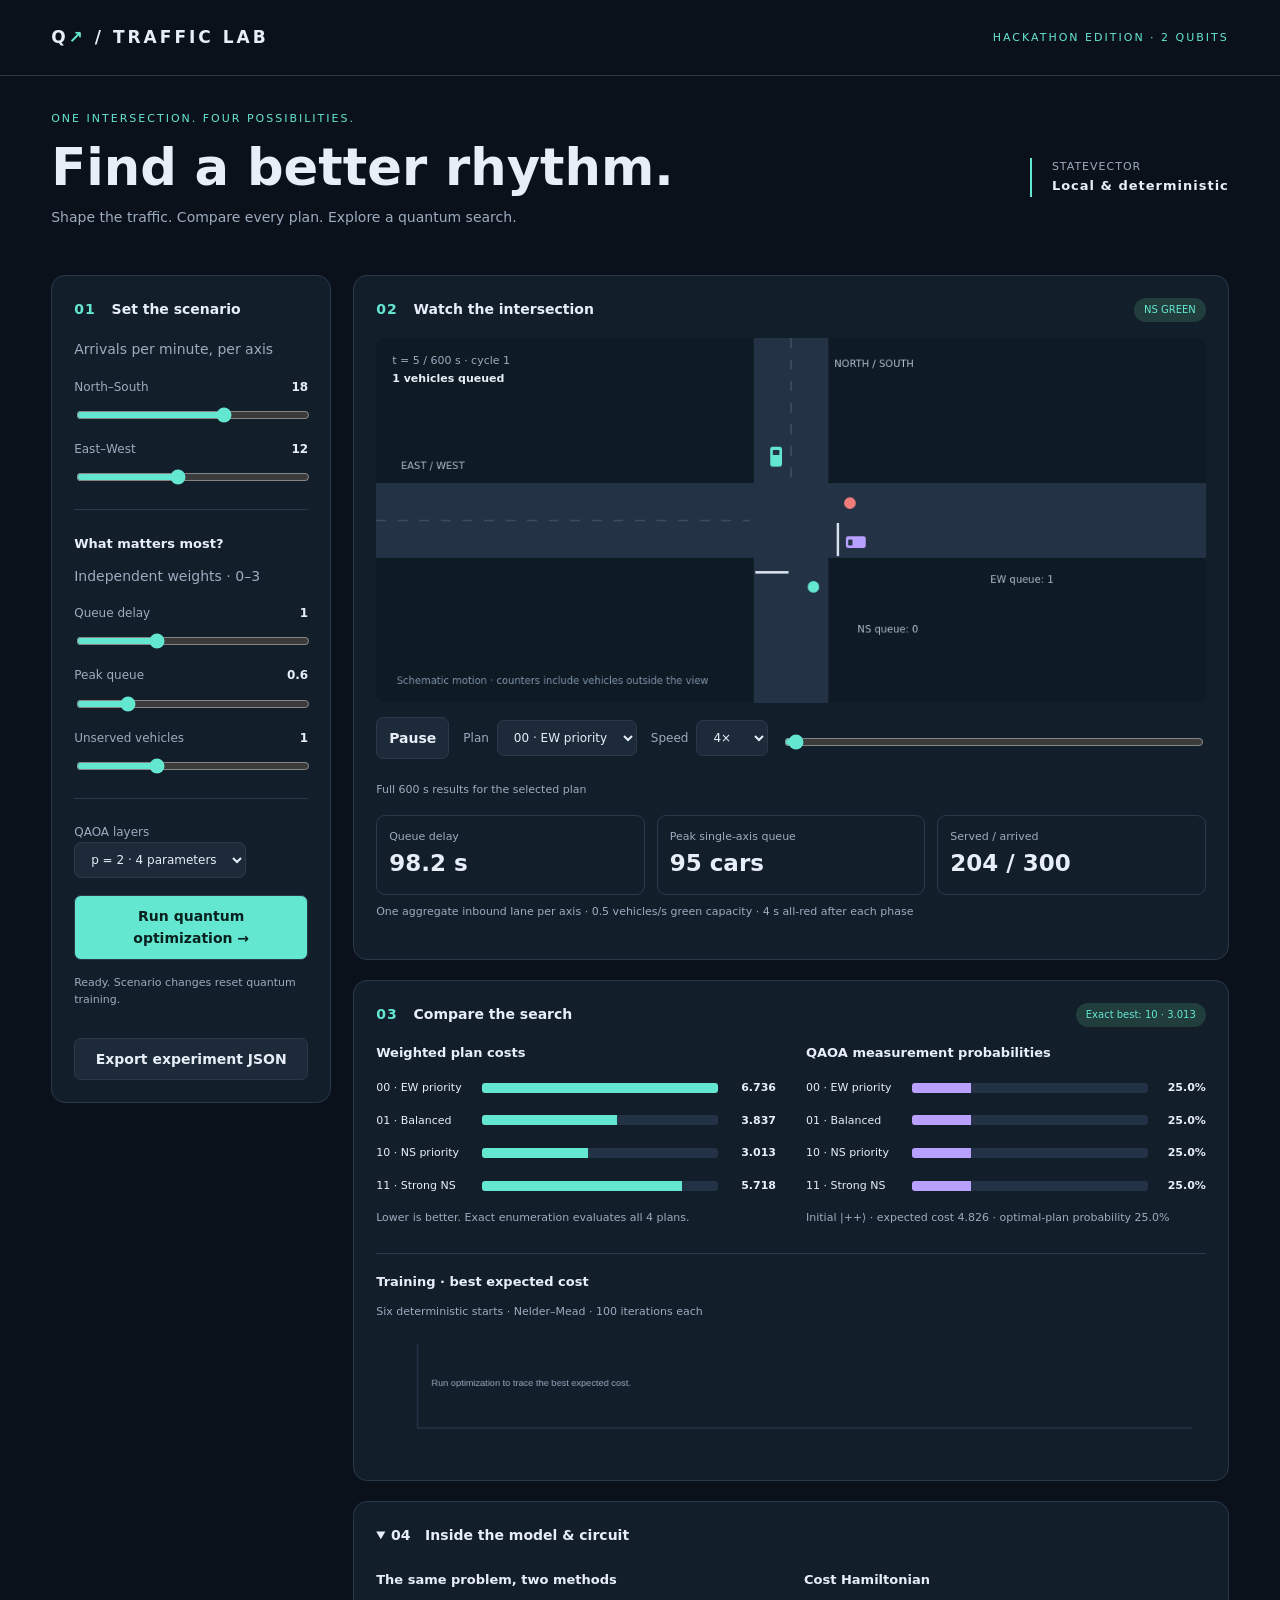
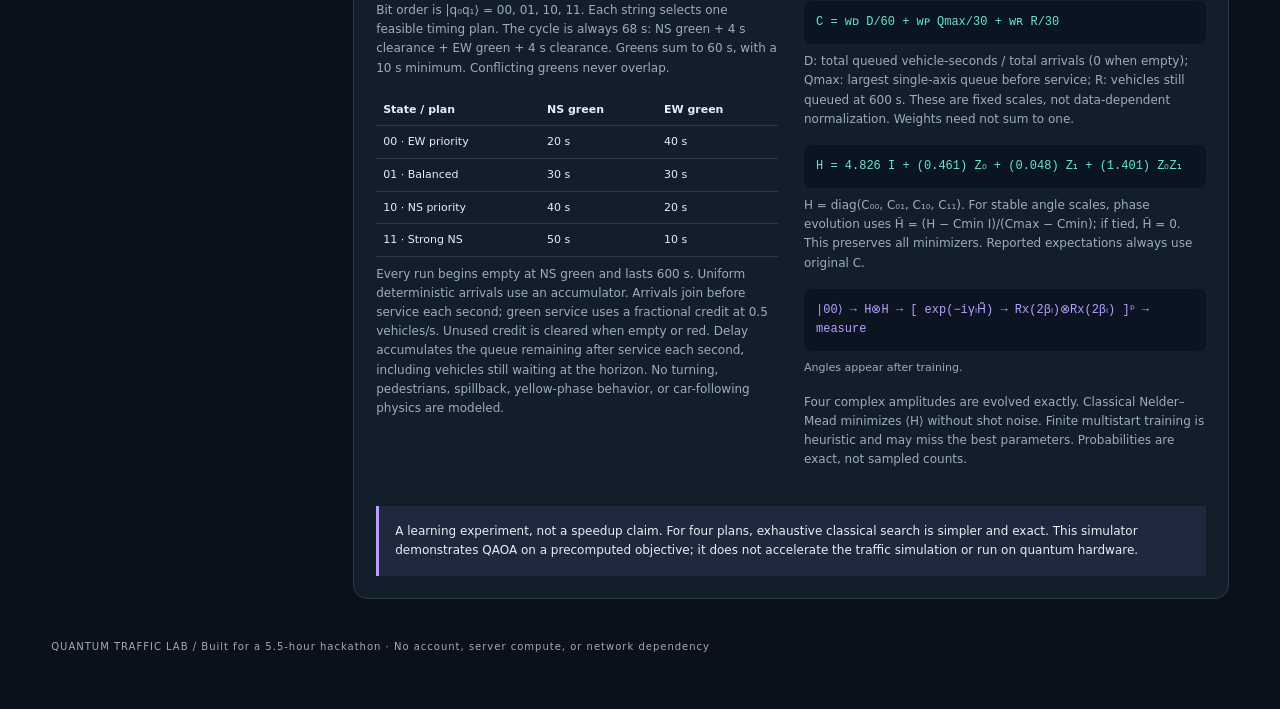
<file: quantum-traffic-lab/index.html>
<!doctype html><html lang="en"><meta charset="utf-8"><meta name="viewport" content="width=device-width,initial-scale=1"><title>Quantum Traffic Lab</title><link rel="stylesheet" href="style.css">
<body><header><div class="brand">Q<span>↗</span> / TRAFFIC LAB</div><span class="tag">HACKATHON EDITION · 2 QUBITS</span></header>
<main><section class="intro"><div><div class="eyebrow">ONE INTERSECTION. FOUR POSSIBILITIES.</div><h1>Find a better rhythm.</h1><p>Shape the traffic. Compare every plan. Explore a quantum search.</p></div><div class="badge">STATEVECTOR<br><strong>Local & deterministic</strong></div></section>
<div class="layout"><aside class="panel"><h2>01 <span>Set the scenario</span></h2><p>Arrivals per minute, per axis</p><label>North–South <output id="nsOut"></output><input id="ns" type="range" min="0" max="28" value="18"></label><label>East–West <output id="ewOut"></output><input id="ew" type="range" min="0" max="28" value="12"></label><hr><h3>What matters most?</h3><p>Independent weights · 0–3</p><label>Queue delay <output id="delayOut"></output><input id="delay" type="range" min="0" max="3" step="0.1" value="1"></label><label>Peak queue <output id="peakOut"></output><input id="peak" type="range" min="0" max="3" step="0.1" value="0.6"></label><label>Unserved vehicles <output id="residualOut"></output><input id="residual" type="range" min="0" max="3" step="0.1" value="1"></label><hr><label>QAOA layers <select id="depth"><option value="1">p = 1 · 2 parameters</option><option value="2" selected>p = 2 · 4 parameters</option></select></label><button id="train">Run quantum optimization →</button><p id="status" role="status" aria-live="polite">Ready. The classical optimum is already known.</p><button id="export" class="secondary">Export experiment JSON</button></aside>
<section class="workspace"><div class="panel trafficPanel"><div class="panelTop"><h2>02 <span>Watch the intersection</span></h2><span id="phase" class="pill"></span></div><div class="canvasWrap"><canvas id="traffic" width="1000" height="440" aria-label="Animated intersection with NS and EW queues"></canvas><div class="live"><span id="time"></span><br><strong id="queue"></strong></div></div><div class="playback"><button id="play" class="secondary">Pause</button><label class="inline">Plan <select id="plan"></select></label><label class="inline">Speed <select id="speed"><option value="1">1×</option><option value="4" selected>4×</option><option value="10">10×</option></select></label><input id="scrub" aria-label="Simulation time" type="range" min="0" max="599" value="0"></div><p class="small">Full 600 s results for the selected plan</p><div id="metrics" class="metrics"></div><p class="small">One aggregate inbound lane per axis · 0.5 vehicles/s green capacity · 4 s all-red after each phase</p></div>
<div class="panel"><div class="panelTop"><h2>03 <span>Compare the search</span></h2><span id="winner" class="pill"></span></div><div class="comparison"><div><h3>Weighted plan costs</h3><div id="costBars"></div><p class="small">Lower is better. Exact enumeration evaluates all 4 plans.</p></div><div><h3>QAOA measurement probabilities</h3><div id="probBars"></div><p id="quantumSummary" class="small">Initial state |++⟩: each plan has probability 25%.</p></div></div><div class="training"><div><h3>Training · best expected cost</h3><p id="trainStats" class="small">Six deterministic starts · Nelder–Mead · 100 iterations each</p></div><canvas id="training" width="900" height="150" aria-label="Training chart of best expected cost"></canvas></div></div>
<details class="panel" open><summary>04 &nbsp; Inside the model & circuit</summary><div class="model"><div><h3>The same problem, two methods</h3><p>Bit order is |q₀q₁⟩ = 00, 01, 10, 11. Each string selects one feasible timing plan. The cycle is always 68 s: NS green + 4 s clearance + EW green + 4 s clearance. Greens sum to 60 s, with a 10 s minimum. Conflicting greens never overlap.</p><div id="planTable"></div><p>Every run begins empty at NS green and lasts 600 s. Uniform deterministic arrivals use an accumulator. Arrivals join before service each second; green service uses a fractional credit at 0.5 vehicles/s. Unused credit is cleared when empty or red. Delay accumulates the queue remaining after service each second, including vehicles still waiting at the horizon. No turning, pedestrians, spillback, yellow-phase behavior, or car-following physics are modeled.</p></div><div><h3>Cost Hamiltonian</h3><div class="equation">C = wᴅ D/60 + wᴘ Qmax/30 + wʀ R/30</div><p>D: total queued vehicle-seconds / total arrivals (0 when empty); Qmax: largest single-axis queue before service; R: vehicles still queued at 600 s. These are fixed scales, not data-dependent normalization. Weights need not sum to one.</p><div id="hamiltonian" class="equation"></div><p>H = diag(C₀₀, C₀₁, C₁₀, C₁₁). For stable angle scales, phase evolution uses H̃ = (H − Cmin I)/(Cmax − Cmin); if tied, H̃ = 0. This preserves all minimizers. Reported expectations always use original C.</p><div class="circuit">|00⟩ → H⊗H → [ exp(−iγₗH̃) → Rx(2βₗ)⊗Rx(2βₗ) ]ᵖ → measure</div><p id="angles" class="small">Angles appear after training.</p><p>Four complex amplitudes are evolved exactly. Classical Nelder–Mead minimizes ⟨H⟩ without shot noise. Finite multistart training is heuristic and may miss the best parameters. Probabilities are exact, not sampled counts.</p></div></div><div class="honesty">A learning experiment, not a speedup claim. For four plans, exhaustive classical search is simpler and exact. This simulator demonstrates QAOA on a precomputed objective; it does not accelerate the traffic simulation or run on quantum hardware.</div></details></section></div><footer>QUANTUM TRAFFIC LAB / Built for a 5.5-hour hackathon · No account, server compute, or network dependency</footer></main><script src="core.js"></script><script src="app.js"></script></body></html>
</file>
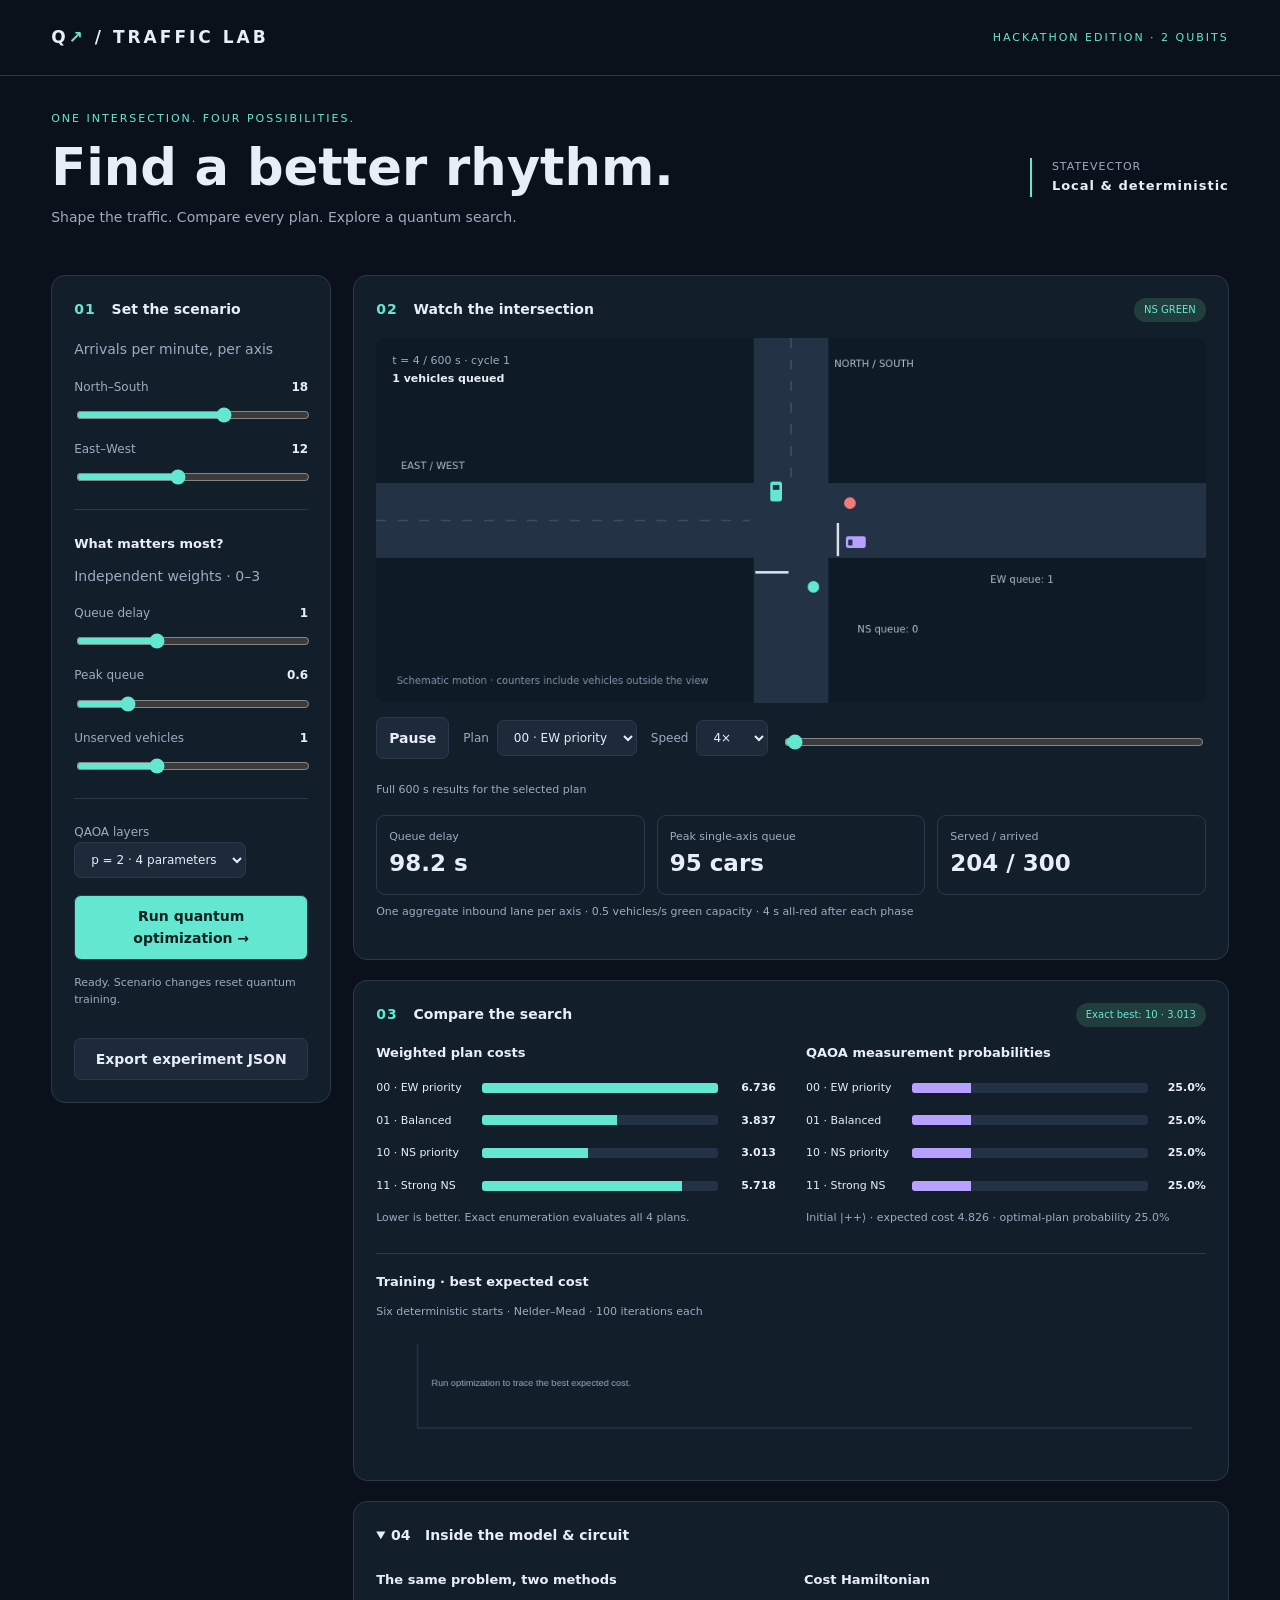
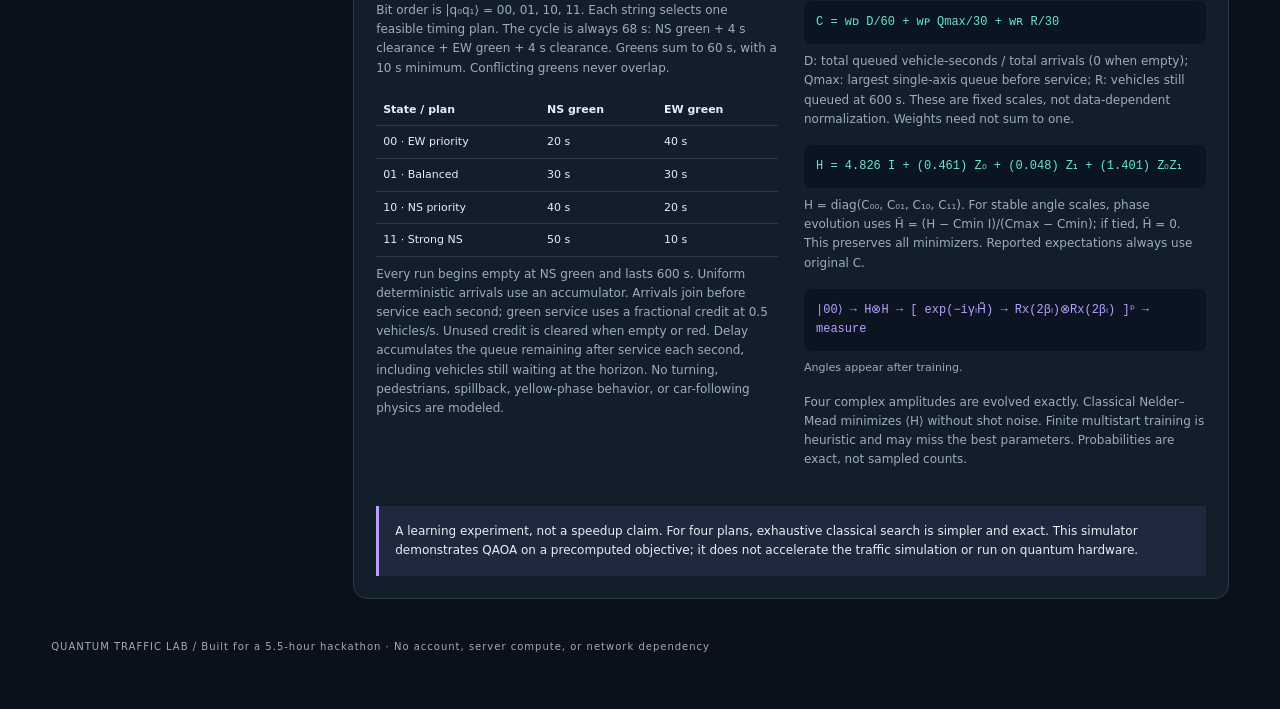
<file: Quantum-Traffic-Lab.html>
<!doctype html><html lang="en"><meta charset="utf-8"><meta name="viewport" content="width=device-width,initial-scale=1"><title>Quantum Traffic Lab</title><style>:root{--bg:#0b111b;--panel:#131e2b;--line:#2a394a;--text:#e7eef7;--muted:#9cacbf;--cyan:#64e7d1;--purple:#b7a0ff}*{box-sizing:border-box}body{margin:0;background:var(--bg);color:var(--text);font:14px/1.6 system-ui,sans-serif}header{height:76px;border-bottom:1px solid var(--line);display:flex;align-items:center;justify-content:space-between;padding:0 4%}.brand{letter-spacing:3px;font-weight:800;font-size:17px}.brand span{color:var(--cyan)}.tag,.eyebrow{font-size:11px;letter-spacing:2px;color:var(--cyan)}main{max-width:1500px;margin:auto;padding:34px 4%}.intro{display:flex;justify-content:space-between;align-items:center;margin-bottom:30px}h1{font-size:clamp(32px,4vw,52px);line-height:1.15;margin:10px 0}p{color:var(--muted);margin:8px 0 16px}.badge{border-left:2px solid var(--cyan);padding-left:20px;color:var(--muted);font-size:11px;letter-spacing:1px}.badge strong{color:var(--text);font-size:13px}.layout{display:grid;grid-template-columns:280px 1fr;gap:22px}aside{align-self:start;position:sticky;top:20px}.panel{background:var(--panel);border:1px solid var(--line);border-radius:14px;padding:22px;margin-bottom:20px}h2{font-size:14px;color:var(--cyan);margin:0 0 18px;letter-spacing:1px}h2 span{color:var(--text);margin-left:10px;letter-spacing:0}h3{font-size:13px;margin:0 0 10px}label{display:block;font-size:12px;margin:17px 0;color:var(--muted)}output{float:right;color:var(--text);font-weight:700}input[type=range]{width:100%;accent-color:var(--cyan);display:block;margin-top:10px}hr{border:0;border-top:1px solid var(--line);margin:24px 0}button,select{font:inherit;border-radius:7px;border:1px solid var(--line);padding:9px 12px}button{background:var(--cyan);color:#09211e;font-weight:700;cursor:pointer;width:100%}button:hover{filter:brightness(1.12)}button:focus-visible,select:focus-visible,input:focus-visible{outline:2px solid var(--purple);outline-offset:4px}.secondary,select{background:#1c2a3a;color:var(--text)}#status{font-size:11px;min-height:48px;margin-top:14px}.panelTop{display:flex;justify-content:space-between;gap:10px;align-items:start}.pill{font-size:10px;border-radius:30px;padding:4px 10px;background:#213d3c;color:var(--cyan);white-space:nowrap}.canvasWrap{position:relative;background:#0c1621;border-radius:10px;overflow:hidden}#traffic{display:block;width:100%;height:auto}.live{position:absolute;left:16px;top:14px;font-size:11px;color:var(--muted)}.live strong{color:var(--text)}.playback{display:flex;align-items:center;gap:14px;flex-wrap:wrap}.playback button{width:auto}.inline{display:flex;align-items:center;gap:8px}.playback>input{flex:1;min-width:100px}.metrics{display:grid;grid-template-columns:repeat(3,1fr);gap:12px}.metric{padding:12px;border:1px solid var(--line);border-radius:9px;color:var(--muted);font-size:11px}.metric strong{display:block;font-size:23px;color:var(--text)}.small{font-size:11px}.comparison{display:grid;grid-template-columns:1fr 1fr;gap:30px}.barrow{display:grid;grid-template-columns:98px 1fr 50px;gap:8px;align-items:center;margin:15px 0;font-size:11px}.track{height:10px;background:#233246;border-radius:3px;overflow:hidden}.fill{background:var(--cyan);height:100%;transition:width .2s}.quantum .fill{background:var(--purple)}.barrow b{text-align:right;font-variant-numeric:tabular-nums}.training{border-top:1px solid var(--line);padding-top:18px;margin-top:10px}#training{width:100%;height:115px}summary{cursor:pointer;font-weight:700}.model{display:grid;grid-template-columns:1fr 1fr;gap:26px;margin-top:24px;font-size:12px}.equation,.circuit{background:#0b1521;padding:12px;border-radius:7px;overflow-wrap:anywhere;color:var(--cyan);font-family:monospace}.circuit{color:var(--purple)}table{width:100%;border-collapse:collapse;font-size:11px}td,th{padding:7px;border-bottom:1px solid var(--line);text-align:left}.honesty{padding:16px;background:#20283d;border-left:3px solid var(--purple);margin-top:20px;font-size:12px}footer{font-size:10px;letter-spacing:1px;color:var(--muted);padding:20px 0}@media(max-width:1000px){.layout{grid-template-columns:235px 1fr}.panel{padding:16px}.comparison,.model{grid-template-columns:1fr}.badge{display:none}}@media(max-width:700px){.layout{display:block}aside{position:static}.intro{margin-bottom:20px}.tag{display:none}.metrics{gap:5px}.metric strong{font-size:19px}.panelTop{flex-wrap:wrap}.barrow{grid-template-columns:95px 1fr 45px}}
</style>
<body><header><div class="brand">Q<span>↗</span> / TRAFFIC LAB</div><span class="tag">HACKATHON EDITION · 2 QUBITS</span></header>
<main><section class="intro"><div><div class="eyebrow">ONE INTERSECTION. FOUR POSSIBILITIES.</div><h1>Find a better rhythm.</h1><p>Shape the traffic. Compare every plan. Explore a quantum search.</p></div><div class="badge">STATEVECTOR<br><strong>Local & deterministic</strong></div></section>
<div class="layout"><aside class="panel"><h2>01 <span>Set the scenario</span></h2><p>Arrivals per minute, per axis</p><label>North–South <output id="nsOut"></output><input id="ns" type="range" min="0" max="28" value="18"></label><label>East–West <output id="ewOut"></output><input id="ew" type="range" min="0" max="28" value="12"></label><hr><h3>What matters most?</h3><p>Independent weights · 0–3</p><label>Queue delay <output id="delayOut"></output><input id="delay" type="range" min="0" max="3" step="0.1" value="1"></label><label>Peak queue <output id="peakOut"></output><input id="peak" type="range" min="0" max="3" step="0.1" value="0.6"></label><label>Unserved vehicles <output id="residualOut"></output><input id="residual" type="range" min="0" max="3" step="0.1" value="1"></label><hr><label>QAOA layers <select id="depth"><option value="1">p = 1 · 2 parameters</option><option value="2" selected>p = 2 · 4 parameters</option></select></label><button id="train">Run quantum optimization →</button><p id="status" role="status" aria-live="polite">Ready. The classical optimum is already known.</p><button id="export" class="secondary">Export experiment JSON</button></aside>
<section class="workspace"><div class="panel trafficPanel"><div class="panelTop"><h2>02 <span>Watch the intersection</span></h2><span id="phase" class="pill"></span></div><div class="canvasWrap"><canvas id="traffic" width="1000" height="440" aria-label="Animated intersection with NS and EW queues"></canvas><div class="live"><span id="time"></span><br><strong id="queue"></strong></div></div><div class="playback"><button id="play" class="secondary">Pause</button><label class="inline">Plan <select id="plan"></select></label><label class="inline">Speed <select id="speed"><option value="1">1×</option><option value="4" selected>4×</option><option value="10">10×</option></select></label><input id="scrub" aria-label="Simulation time" type="range" min="0" max="599" value="0"></div><p class="small">Full 600 s results for the selected plan</p><div id="metrics" class="metrics"></div><p class="small">One aggregate inbound lane per axis · 0.5 vehicles/s green capacity · 4 s all-red after each phase</p></div>
<div class="panel"><div class="panelTop"><h2>03 <span>Compare the search</span></h2><span id="winner" class="pill"></span></div><div class="comparison"><div><h3>Weighted plan costs</h3><div id="costBars"></div><p class="small">Lower is better. Exact enumeration evaluates all 4 plans.</p></div><div><h3>QAOA measurement probabilities</h3><div id="probBars"></div><p id="quantumSummary" class="small">Initial state |++⟩: each plan has probability 25%.</p></div></div><div class="training"><div><h3>Training · best expected cost</h3><p id="trainStats" class="small">Six deterministic starts · Nelder–Mead · 100 iterations each</p></div><canvas id="training" width="900" height="150" aria-label="Training chart of best expected cost"></canvas></div></div>
<details class="panel" open><summary>04 &nbsp; Inside the model & circuit</summary><div class="model"><div><h3>The same problem, two methods</h3><p>Bit order is |q₀q₁⟩ = 00, 01, 10, 11. Each string selects one feasible timing plan. The cycle is always 68 s: NS green + 4 s clearance + EW green + 4 s clearance. Greens sum to 60 s, with a 10 s minimum. Conflicting greens never overlap.</p><div id="planTable"></div><p>Every run begins empty at NS green and lasts 600 s. Uniform deterministic arrivals use an accumulator. Arrivals join before service each second; green service uses a fractional credit at 0.5 vehicles/s. Unused credit is cleared when empty or red. Delay accumulates the queue remaining after service each second, including vehicles still waiting at the horizon. No turning, pedestrians, spillback, yellow-phase behavior, or car-following physics are modeled.</p></div><div><h3>Cost Hamiltonian</h3><div class="equation">C = wᴅ D/60 + wᴘ Qmax/30 + wʀ R/30</div><p>D: total queued vehicle-seconds / total arrivals (0 when empty); Qmax: largest single-axis queue before service; R: vehicles still queued at 600 s. These are fixed scales, not data-dependent normalization. Weights need not sum to one.</p><div id="hamiltonian" class="equation"></div><p>H = diag(C₀₀, C₀₁, C₁₀, C₁₁). For stable angle scales, phase evolution uses H̃ = (H − Cmin I)/(Cmax − Cmin); if tied, H̃ = 0. This preserves all minimizers. Reported expectations always use original C.</p><div class="circuit">|00⟩ → H⊗H → [ exp(−iγₗH̃) → Rx(2βₗ)⊗Rx(2βₗ) ]ᵖ → measure</div><p id="angles" class="small">Angles appear after training.</p><p>Four complex amplitudes are evolved exactly. Classical Nelder–Mead minimizes ⟨H⟩ without shot noise. Finite multistart training is heuristic and may miss the best parameters. Probabilities are exact, not sampled counts.</p></div></div><div class="honesty">A learning experiment, not a speedup claim. For four plans, exhaustive classical search is simpler and exact. This simulator demonstrates QAOA on a precomputed objective; it does not accelerate the traffic simulation or run on quantum hardware.</div></details></section></div><footer>QUANTUM TRAFFIC LAB / Built for a 5.5-hour hackathon · No account, server compute, or network dependency</footer></main><script>(function(root){
'use strict';
const plans=[{bits:'00',name:'EW priority',ns:20,ew:40},{bits:'01',name:'Balanced',ns:30,ew:30},{bits:'10',name:'NS priority',ns:40,ew:20},{bits:'11',name:'Strong NS',ns:50,ew:10}];
const HORIZON=600,CYCLE=68;
function phase(t,p){let s=t%CYCLE;return s<p.ns?'NS':s<p.ns+4?'CLEAR':s<p.ns+4+p.ew?'EW':'CLEAR';}
function simulate(p,ns,ew){
 const q=[[],[]],acc=[0,0],credit=[0,0],rates=[ns/60,ew/60],arrived=[0,0],served=[0,0],delay=[0,0],peak=[0,0],history=[];
 for(let t=0;t<HORIZON;t++){
  const ph=phase(t,p),entry={t,phase:ph,arrivals:[[],[]],departures:[[],[]]};
  for(let d=0;d<2;d++){
   acc[d]+=rates[d];while(acc[d]>=1-1e-10){acc[d]-=1;let id=arrived[d]++;q[d].push({id,at:t});entry.arrivals[d].push(id);}
   peak[d]=Math.max(peak[d],q[d].length);
   if(ph===(d===0?'NS':'EW')){credit[d]+=.5;while(credit[d]>=1&&q[d].length){credit[d]-=1;entry.departures[d].push(q[d].shift().id);served[d]++;}if(!q[d].length)credit[d]=0;}else credit[d]=0;
   delay[d]+=q[d].length;
  }
  entry.queues=q.map(a=>a.map(v=>v.id));history.push(entry);
 }
 return {history,arrived,served,delay,peak,residual:q.map(a=>a.length),meanDelay:(delay[0]+delay[1])/Math.max(1,arrived[0]+arrived[1])};
}
function costs(results,w){return results.map(r=>w[0]*r.meanDelay/60+w[1]*Math.max(...r.peak)/30+w[2]*(r.residual[0]+r.residual[1])/30);}
function coefficients(c){return [c.reduce((a,b)=>a+b)/4,(c[0]+c[1]-c[2]-c[3])/4,(c[0]-c[1]+c[2]-c[3])/4,(c[0]-c[1]-c[2]+c[3])/4];}
function statevector(c,angles){
 const min=Math.min(...c),span=Math.max(...c)-min;const h=c.map(v=>span>1e-12?(v-min)/span:0);
 let re=[.5,.5,.5,.5],im=[0,0,0,0];
 for(let l=0;l<angles.length/2;l++){
  const g=angles[2*l],b=angles[2*l+1];
  for(let j=0;j<4;j++){let co=Math.cos(g*h[j]),si=Math.sin(g*h[j]),r=re[j];re[j]=r*co+im[j]*si;im[j]=im[j]*co-r*si;}
  for(const mask of [2,1])for(let j=0;j<4;j++)if(!(j&mask)){let k=j|mask,co=Math.cos(b),si=Math.sin(b),r=re[j],i=im[j],s=re[k],v=im[k];re[j]=co*r+si*v;im[j]=co*i-si*s;re[k]=co*s+si*i;im[k]=co*v-si*r;}
 }
 const probabilities=re.map((r,i)=>r*r+im[i]*im[i]);return {re,im,probabilities,expected:probabilities.reduce((a,p,i)=>a+p*c[i],0)};
}
// Standard unconstrained Nelder–Mead, with reflection, expansion, contraction and shrink.
function* optimize(c,depth=2,restarts=6,iterations=100){
 let best={expected:Infinity},evaluations=0;const n=2*depth;
 function evaluate(x){const s=statevector(c,x);evaluations++;if(s.expected<best.expected)best={...s,angles:x.slice()};return {x:x.slice(),y:s.expected};}
 for(let run=0;run<restarts;run++){
  const start=Array.from({length:n},(_,j)=>.3+((run+1)*(j+2)*1.61803398875%1)*3);
  let simplex=[evaluate(start),...start.map((_,i)=>evaluate(start.map((v,j)=>v+(i===j?.35:0))))];
  for(let step=0;step<iterations;step++){
   simplex.sort((a,b)=>a.y-b.y);const worst=simplex[n],centroid=Array.from({length:n},(_,j)=>simplex.slice(0,n).reduce((s,v)=>s+v.x[j],0)/n);
   const point=f=>evaluate(centroid.map((v,j)=>v+f*(v-worst.x[j]))),r=point(1);
   if(r.y<simplex[0].y){const e=point(2);simplex[n]=e.y<r.y?e:r;}
   else if(r.y<simplex[n-1].y)simplex[n]=r;
   else {const outside=r.y<worst.y,ct=point(outside?.5:-.5);if(ct.y<(outside?r.y:worst.y))simplex[n]=ct;else for(let i=1;i<=n;i++)simplex[i]=evaluate(simplex[0].x.map((v,j)=>v+.5*(simplex[i].x[j]-v)));}
   yield {...best,evaluations,run:run+1,step:step+1,progress:(run*iterations+step+1)/(restarts*iterations)};
  }
 }
}
const api={plans,HORIZON,CYCLE,phase,simulate,costs,coefficients,statevector,optimize};if(typeof module!=='undefined')module.exports=api;root.Traffic=api;
})(typeof globalThis!=='undefined'?globalThis:this);
</script><script>'use strict';
const $=id=>document.getElementById(id),T=Traffic;
let results,cost,prob=[.25,.25,.25,.25],trace=[],solution=null,token=0,time=0,playing=true,last=0;
const num=id=>Number($(id).value),fmt=x=>x.toFixed(3);
T.plans.forEach((p,i)=>$('plan').add(new Option(`${p.bits} · ${p.name}`,i)));
$('planTable').innerHTML='<table><tr><th>State / plan</th><th>NS green</th><th>EW green</th></tr>'+T.plans.map(p=>`<tr><td>${p.bits} · ${p.name}</td><td>${p.ns} s</td><td>${p.ew} s</td></tr>`).join('')+'</table>';
function bars(id,values,maximum,quantum=false){$(id).innerHTML=values.map((v,i)=>`<div class="barrow ${quantum?'quantum':''}"><span>${T.plans[i].bits} · ${T.plans[i].name}</span><div class="track"><div class="fill" style="width:${100*v/maximum}%"></div></div><b>${quantum?(100*v).toFixed(1)+'%':fmt(v)}</b></div>`).join('');}
function update(){token++;$('train').disabled=false;solution=null;trace=[];prob=[.25,.25,.25,.25];for(const id of ['ns','ew','delay','peak','residual'])$(id+'Out').textContent=$(id).value;
 results=T.plans.map(p=>T.simulate(p,num('ns'),num('ew')));cost=T.costs(results,[num('delay'),num('peak'),num('residual')]);const min=Math.min(...cost),winners=cost.map((c,i)=>Math.abs(c-min)<1e-9?T.plans[i].bits:null).filter(Boolean);
 $('winner').textContent=`Exact best: ${winners.join(', ')} · ${fmt(min)}`;bars('costBars',cost,Math.max(...cost,1e-9));bars('probBars',prob,1,true);
 const h=T.coefficients(cost);$('hamiltonian').textContent=`H = ${fmt(h[0])} I + (${fmt(h[1])}) Z₀ + (${fmt(h[2])}) Z₁ + (${fmt(h[3])}) Z₀Z₁`;
 $('quantumSummary').textContent=`Initial |++⟩ · expected cost ${fmt(cost.reduce((a,b)=>a+b)/4)} · optimal-plan probability ${(winners.length*25).toFixed(1)}%`;
 $('status').textContent='Ready. Scenario changes reset quantum training.';$('trainStats').textContent='Six deterministic starts · Nelder–Mead · 100 iterations each';$('angles').textContent='Angles appear after training.';time=0;drawChart();metrics();}
function metrics(){const r=results[num('plan')];$('metrics').innerHTML=[['Queue delay',r.meanDelay.toFixed(1)+' s'],['Peak single-axis queue',Math.max(...r.peak)+' cars'],['Served / arrived',r.served.reduce((a,b)=>a+b)+' / '+r.arrived.reduce((a,b)=>a+b)]].map(([l,v])=>`<div class="metric">${l}<strong>${v}</strong></div>`).join('');}
function drawChart(){const c=$('training'),x=c.getContext('2d');x.clearRect(0,0,c.width,c.height);x.strokeStyle='#314258';x.beginPath();x.moveTo(45,10);x.lineTo(45,120);x.lineTo(885,120);x.stroke();if(!trace.length){x.fillStyle='#9cacbf';x.fillText('Run optimization to trace the best expected cost.',60,65);return;}const lo=Math.min(...cost),hi=Math.max(trace[0],lo+.01),y=v=>110-(v-lo)/(hi-lo)*90;x.fillStyle='#9cacbf';x.fillText(hi.toFixed(2),0,22);x.fillText(lo.toFixed(2),0,115);x.setLineDash([4,4]);x.strokeStyle='#64e7d1';x.beginPath();x.moveTo(45,y(lo));x.lineTo(885,y(lo));x.stroke();x.setLineDash([]);x.strokeStyle='#b7a0ff';x.lineWidth=2;x.beginPath();trace.forEach((v,i)=>{const xx=45+840*i/Math.max(1,trace.length-1);i?x.lineTo(xx,y(v)):x.moveTo(xx,y(v));});x.stroke();}
$('train').onclick=()=>{const mine=++token;trace=[];$('train').disabled=true;const it=T.optimize(cost,num('depth'));function batch(){if(mine!==token)return;let next;for(let k=0;k<15;k++){next=it.next();if(next.done)break;solution=next.value;trace.push(solution.expected);}if(solution){prob=solution.probabilities;bars('probBars',prob,1,true);const min=Math.min(...cost),success=prob.reduce((s,p,i)=>s+(Math.abs(cost[i]-min)<1e-9?p:0),0);$('quantumSummary').textContent=`Expected cost ${fmt(solution.expected)} · exact minimum ${fmt(min)} · gap ${fmt(solution.expected-min)} · optimal-plan probability ${(100*success).toFixed(1)}%`;$('status').textContent=`${next.done?'Complete':'Training'} · ${(100*solution.progress).toFixed(0)}% · start ${solution.run}/6`;$('trainStats').textContent=`${solution.evaluations} statevector evaluations · ${trace.length} optimizer iterations · best so far`;$('angles').textContent=solution.angles.map((v,i)=>`${i%2?'β':'γ'}${1+Math.floor(i/2)} = ${v.toFixed(4)}`).join(' · ')+' radians';drawChart();}if(!next.done)setTimeout(batch,0);else $('train').disabled=false;}batch();};
for(const id of ['ns','ew','delay','peak','residual','depth'])$(id).addEventListener('input',update);
$('plan').onchange=metrics;$('play').onclick=()=>{playing=!playing;$('play').textContent=playing?'Pause':'Play';};$('scrub').oninput=()=>{time=num('scrub');};
$('export').onclick=()=>{const data={model:'Quantum Traffic Lab v1',horizon:600,cycle:68,arrivalsPerMinute:{ns:num('ns'),ew:num('ew')},weights:{delay:num('delay'),peak:num('peak'),residual:num('residual')},plans:T.plans,costs:cost,metrics:results.map(({history,...r})=>r),qaoa:solution?{depth:num('depth'),angles:solution.angles,probabilities:solution.probabilities,expected:solution.expected,evaluations:solution.evaluations,progress:solution.progress}:null};const url=URL.createObjectURL(new Blob([JSON.stringify(data,null,2)],{type:'application/json'}));const a=document.createElement('a');a.href=url;a.download='traffic-experiment.json';a.click();setTimeout(()=>URL.revokeObjectURL(url),1000);};
function render(stamp){if(last&&playing)time=(time+Math.min((stamp-last)/1000,.1)*num('speed'))%600;last=stamp;const t=Math.floor(time),f=time-t,p=T.plans[num('plan')],r=results[num('plan')],snap=r.history[t],c=$('traffic'),x=c.getContext('2d');x.clearRect(0,0,1000,440);x.fillStyle='#0e1b25';x.fillRect(0,0,1000,440);
 x.fillStyle='#233244';x.fillRect(455,0,90,440);x.fillRect(0,175,1000,90);x.strokeStyle='#586579';x.setLineDash([12,14]);x.beginPath();x.moveTo(500,0);x.lineTo(500,170);x.moveTo(0,220);x.lineTo(450,220);x.stroke();x.setLineDash([]);
 x.fillStyle='#d8e2ee';x.fillRect(457,281,40,3);x.fillRect(555,223,3,40);
 function car(xx,yy,d,alpha=1){x.globalAlpha=alpha;x.fillStyle=d===0?'#64e7d1':'#b7a0ff';x.beginPath();x.roundRect(xx,yy,d===0?14:24,d===0?24:14,3);x.fill();x.fillStyle='#233244';x.fillRect(xx+3,yy+4,d===0?8:5,d===0?6:7);x.globalAlpha=1;}
 // Visible queue tails are capped; numeric counters always show the full queue.
 snap.queues.forEach((q,d)=>q.slice(0,d===0?5:15).forEach((id,i)=>car(d===0?475:566+i*27,d===0?291+i*28:239,d)));
 // Cars approach during the 3 seconds before their scheduled arrival; departures cross for 3 s.
 for(let dt=0;dt<=3;dt++){const future=r.history[t+dt];if(future)future.arrivals.forEach((a,d)=>a.forEach(()=>{let dist=(dt-f)*38;if(dist>0)car(d===0?475:960+dist,d===0?425+dist:239,d,.7);}));const prev=r.history[t-dt];if(prev)prev.departures.forEach((a,d)=>a.forEach(()=>{let travel=(dt+f)*105;car(d===0?475:560-travel,d===0?278-travel:239,d);}));}
 x.fillStyle=snap.phase==='NS'?'#64e7d1':'#ef7b7b';x.beginPath();x.arc(527,300,7,0,7);x.fill();x.fillStyle=snap.phase==='EW'?'#64e7d1':'#ef7b7b';x.beginPath();x.arc(571,199,7,0,7);x.fill();
 x.fillStyle='#aebdcd';x.font='12px system-ui';x.fillText('NORTH / SOUTH',552,35);x.fillText('EAST / WEST',30,158);x.fillText('NS queue: '+snap.queues[0].length,580,355);x.fillText('EW queue: '+snap.queues[1].length,740,295);x.fillStyle='#7f93a9';x.fillText('Schematic motion · counters include vehicles outside the view',25,417);
 $('phase').textContent=snap.phase==='CLEAR'?'ALL RED · clearance':snap.phase+' GREEN';$('time').textContent=`t = ${t} / 600 s · cycle ${Math.floor(t/68)+1}`;$('queue').textContent=`${snap.queues[0].length+snap.queues[1].length} vehicles queued`;$('scrub').value=t;requestAnimationFrame(render);}
update();requestAnimationFrame(render);
</script></body></html>
</file>
<file: quantum-traffic-lab/style.css>
:root{--bg:#0b111b;--panel:#131e2b;--line:#2a394a;--text:#e7eef7;--muted:#9cacbf;--cyan:#64e7d1;--purple:#b7a0ff}*{box-sizing:border-box}body{margin:0;background:var(--bg);color:var(--text);font:14px/1.6 system-ui,sans-serif}header{height:76px;border-bottom:1px solid var(--line);display:flex;align-items:center;justify-content:space-between;padding:0 4%}.brand{letter-spacing:3px;font-weight:800;font-size:17px}.brand span{color:var(--cyan)}.tag,.eyebrow{font-size:11px;letter-spacing:2px;color:var(--cyan)}main{max-width:1500px;margin:auto;padding:34px 4%}.intro{display:flex;justify-content:space-between;align-items:center;margin-bottom:30px}h1{font-size:clamp(32px,4vw,52px);line-height:1.15;margin:10px 0}p{color:var(--muted);margin:8px 0 16px}.badge{border-left:2px solid var(--cyan);padding-left:20px;color:var(--muted);font-size:11px;letter-spacing:1px}.badge strong{color:var(--text);font-size:13px}.layout{display:grid;grid-template-columns:280px 1fr;gap:22px}aside{align-self:start;position:sticky;top:20px}.panel{background:var(--panel);border:1px solid var(--line);border-radius:14px;padding:22px;margin-bottom:20px}h2{font-size:14px;color:var(--cyan);margin:0 0 18px;letter-spacing:1px}h2 span{color:var(--text);margin-left:10px;letter-spacing:0}h3{font-size:13px;margin:0 0 10px}label{display:block;font-size:12px;margin:17px 0;color:var(--muted)}output{float:right;color:var(--text);font-weight:700}input[type=range]{width:100%;accent-color:var(--cyan);display:block;margin-top:10px}hr{border:0;border-top:1px solid var(--line);margin:24px 0}button,select{font:inherit;border-radius:7px;border:1px solid var(--line);padding:9px 12px}button{background:var(--cyan);color:#09211e;font-weight:700;cursor:pointer;width:100%}button:hover{filter:brightness(1.12)}button:focus-visible,select:focus-visible,input:focus-visible{outline:2px solid var(--purple);outline-offset:4px}.secondary,select{background:#1c2a3a;color:var(--text)}#status{font-size:11px;min-height:48px;margin-top:14px}.panelTop{display:flex;justify-content:space-between;gap:10px;align-items:start}.pill{font-size:10px;border-radius:30px;padding:4px 10px;background:#213d3c;color:var(--cyan);white-space:nowrap}.canvasWrap{position:relative;background:#0c1621;border-radius:10px;overflow:hidden}#traffic{display:block;width:100%;height:auto}.live{position:absolute;left:16px;top:14px;font-size:11px;color:var(--muted)}.live strong{color:var(--text)}.playback{display:flex;align-items:center;gap:14px;flex-wrap:wrap}.playback button{width:auto}.inline{display:flex;align-items:center;gap:8px}.playback>input{flex:1;min-width:100px}.metrics{display:grid;grid-template-columns:repeat(3,1fr);gap:12px}.metric{padding:12px;border:1px solid var(--line);border-radius:9px;color:var(--muted);font-size:11px}.metric strong{display:block;font-size:23px;color:var(--text)}.small{font-size:11px}.comparison{display:grid;grid-template-columns:1fr 1fr;gap:30px}.barrow{display:grid;grid-template-columns:98px 1fr 50px;gap:8px;align-items:center;margin:15px 0;font-size:11px}.track{height:10px;background:#233246;border-radius:3px;overflow:hidden}.fill{background:var(--cyan);height:100%;transition:width .2s}.quantum .fill{background:var(--purple)}.barrow b{text-align:right;font-variant-numeric:tabular-nums}.training{border-top:1px solid var(--line);padding-top:18px;margin-top:10px}#training{width:100%;height:115px}summary{cursor:pointer;font-weight:700}.model{display:grid;grid-template-columns:1fr 1fr;gap:26px;margin-top:24px;font-size:12px}.equation,.circuit{background:#0b1521;padding:12px;border-radius:7px;overflow-wrap:anywhere;color:var(--cyan);font-family:monospace}.circuit{color:var(--purple)}table{width:100%;border-collapse:collapse;font-size:11px}td,th{padding:7px;border-bottom:1px solid var(--line);text-align:left}.honesty{padding:16px;background:#20283d;border-left:3px solid var(--purple);margin-top:20px;font-size:12px}footer{font-size:10px;letter-spacing:1px;color:var(--muted);padding:20px 0}@media(max-width:1000px){.layout{grid-template-columns:235px 1fr}.panel{padding:16px}.comparison,.model{grid-template-columns:1fr}.badge{display:none}}@media(max-width:700px){.layout{display:block}aside{position:static}.intro{margin-bottom:20px}.tag{display:none}.metrics{gap:5px}.metric strong{font-size:19px}.panelTop{flex-wrap:wrap}.barrow{grid-template-columns:95px 1fr 45px}}
</file>
